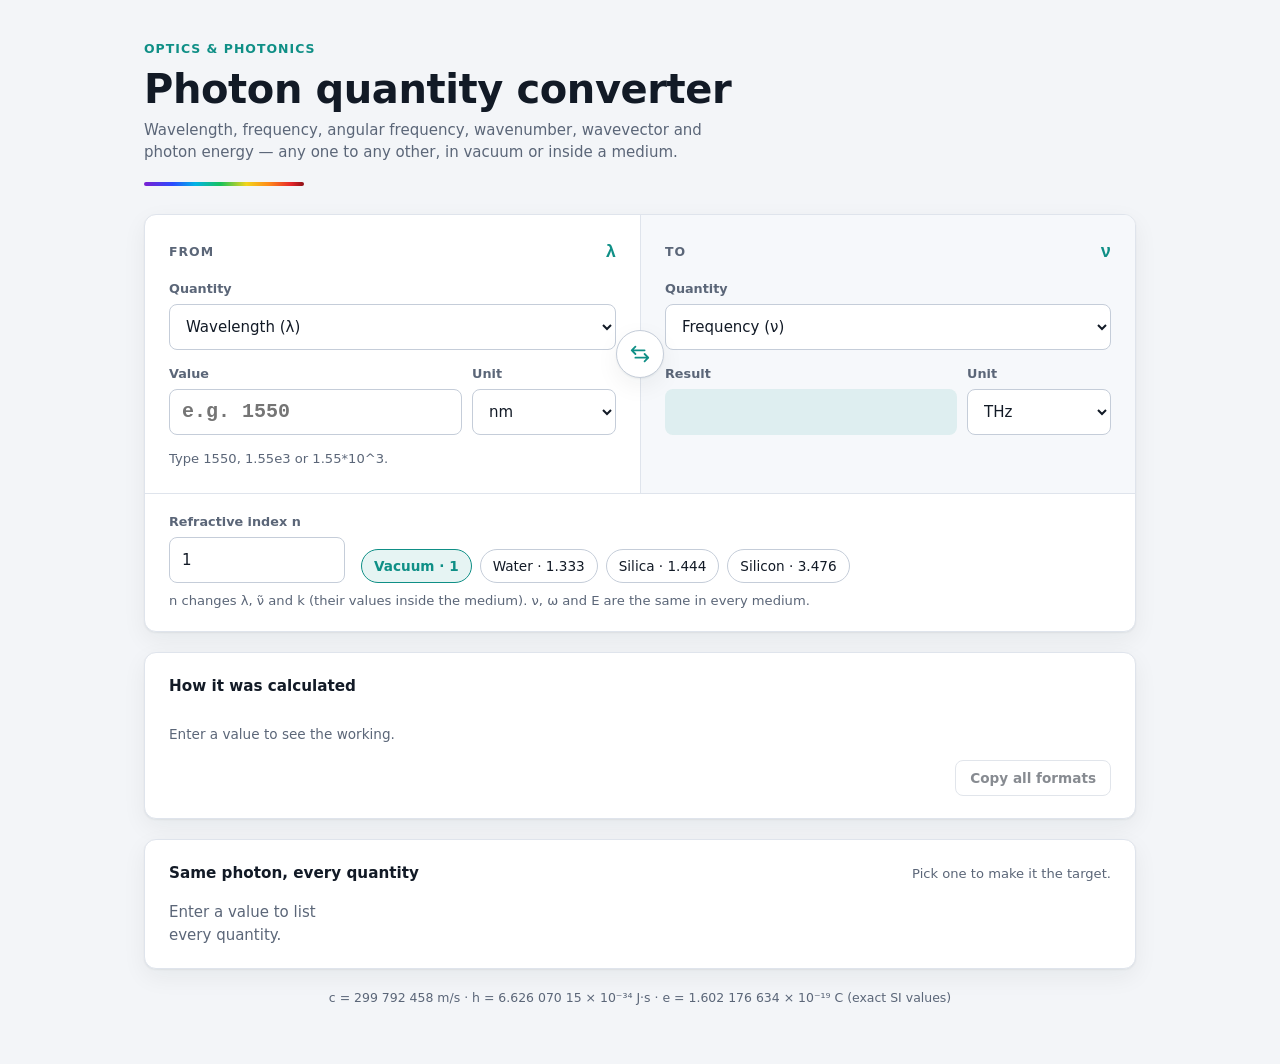
<file: index.html>
<!doctype html>
<html lang="en">
  <head>
    <meta charset="utf-8" />
    <meta name="viewport" content="width=device-width, initial-scale=1" />
    <title>Photon Quantity Converter</title>
    <meta
      name="description"
      content="Convert between wavelength, frequency, angular frequency, wavenumber, wavevector and photon energy, in vacuum or in a medium."
    />
    <link rel="stylesheet" href="styles.css" />
  </head>
  <body>
    <main class="shell">
      <header class="masthead">
        <p class="eyebrow">Optics &amp; photonics</p>
        <h1>Photon quantity converter</h1>
        <p class="lede">
          Wavelength, frequency, angular frequency, wavenumber, wavevector and photon energy — any one to any
          other, in vacuum or inside a medium.
        </p>
      </header>

      <form id="converter" class="card converter" novalidate autocomplete="off">
        <div class="exchange">
          <section class="side" aria-labelledby="from-heading">
            <div class="side__head">
              <h2 id="from-heading">From</h2>
              <span class="side__symbol" id="from-symbol" aria-hidden="true"></span>
            </div>
            <label class="field">
              <span class="field__label">Quantity</span>
              <select id="from-quantity"></select>
            </label>
            <div class="amount">
              <label class="field">
                <span class="field__label">Value</span>
                <input
                  id="from-value"
                  type="text"
                  inputmode="decimal"
                  spellcheck="false"
                  placeholder="e.g. 1550"
                  aria-describedby="from-hint"
                />
              </label>
              <label class="field field--unit">
                <span class="field__label">Unit</span>
                <select id="from-unit"></select>
              </label>
            </div>
            <p class="hint" id="from-hint">Type 1550, 1.55e3 or 1.55*10^3.</p>
          </section>

          <button
            type="button"
            id="swap"
            class="swap"
            aria-label="Swap conversion direction"
            title="Swap direction (Alt+S)"
          >
            <svg viewBox="0 0 24 24" width="22" height="22" aria-hidden="true">
              <path
                d="M7 4 3 8l4 4M3 8h14M17 20l4-4-4-4M21 16H7"
                fill="none"
                stroke="currentColor"
                stroke-width="2"
                stroke-linecap="round"
                stroke-linejoin="round"
              />
            </svg>
          </button>

          <section class="side side--to" aria-labelledby="to-heading">
            <div class="side__head">
              <h2 id="to-heading">To</h2>
              <span class="side__symbol" id="to-symbol" aria-hidden="true"></span>
            </div>
            <label class="field">
              <span class="field__label">Quantity</span>
              <select id="to-quantity"></select>
            </label>
            <div class="amount">
              <div class="field">
                <span class="field__label" id="to-value-label">Result</span>
                <output id="to-value" class="readout" aria-labelledby="to-value-label" aria-live="polite"></output>
              </div>
              <label class="field field--unit">
                <span class="field__label">Unit</span>
                <select id="to-unit"></select>
              </label>
            </div>
            <p class="hint" id="to-hint"></p>
          </section>
        </div>

        <div class="medium">
          <label class="field field--index">
            <span class="field__label">Refractive index n</span>
            <input id="refractive-index" type="text" inputmode="decimal" spellcheck="false" aria-describedby="index-hint" />
          </label>
          <div class="presets" role="group" aria-label="Common media">
            <button type="button" class="chip" data-index="1">Vacuum · 1</button>
            <button type="button" class="chip" data-index="1.333">Water · 1.333</button>
            <button type="button" class="chip" data-index="1.444">Silica · 1.444</button>
            <button type="button" class="chip" data-index="3.476">Silicon · 3.476</button>
          </div>
          <p class="hint" id="index-hint">
            n changes λ, ν̃ and k (their values inside the medium). ν, ω and E are the same in every medium.
          </p>
        </div>
      </form>

      <section class="card details" aria-labelledby="details-heading">
        <div class="details__head">
          <h2 id="details-heading">How it was calculated</h2>
          <span id="region" class="region" hidden></span>
        </div>
        <div id="equation" class="equation"></div>
        <dl id="formats" class="formats"></dl>
        <div class="details__foot">
          <button type="button" id="copy-all" class="btn">Copy all formats</button>
        </div>
      </section>

      <section class="card equivalents" aria-labelledby="equivalents-heading">
        <div class="details__head">
          <h2 id="equivalents-heading">Same photon, every quantity</h2>
          <p class="hint">Pick one to make it the target.</p>
        </div>
        <div id="equivalents" class="tiles"></div>
      </section>

      <footer class="colophon">
        c = 299 792 458 m/s · h = 6.626 070 15 × 10⁻³⁴ J·s · e = 1.602 176 634 × 10⁻¹⁹ C (exact SI values)
      </footer>
    </main>

    <div id="toast" class="toast" role="status" aria-live="polite"></div>

    <script src="converter.js"></script>
    <script src="app-state.js"></script>
    <script src="ui.js"></script>
  </body>
</html>
</file>
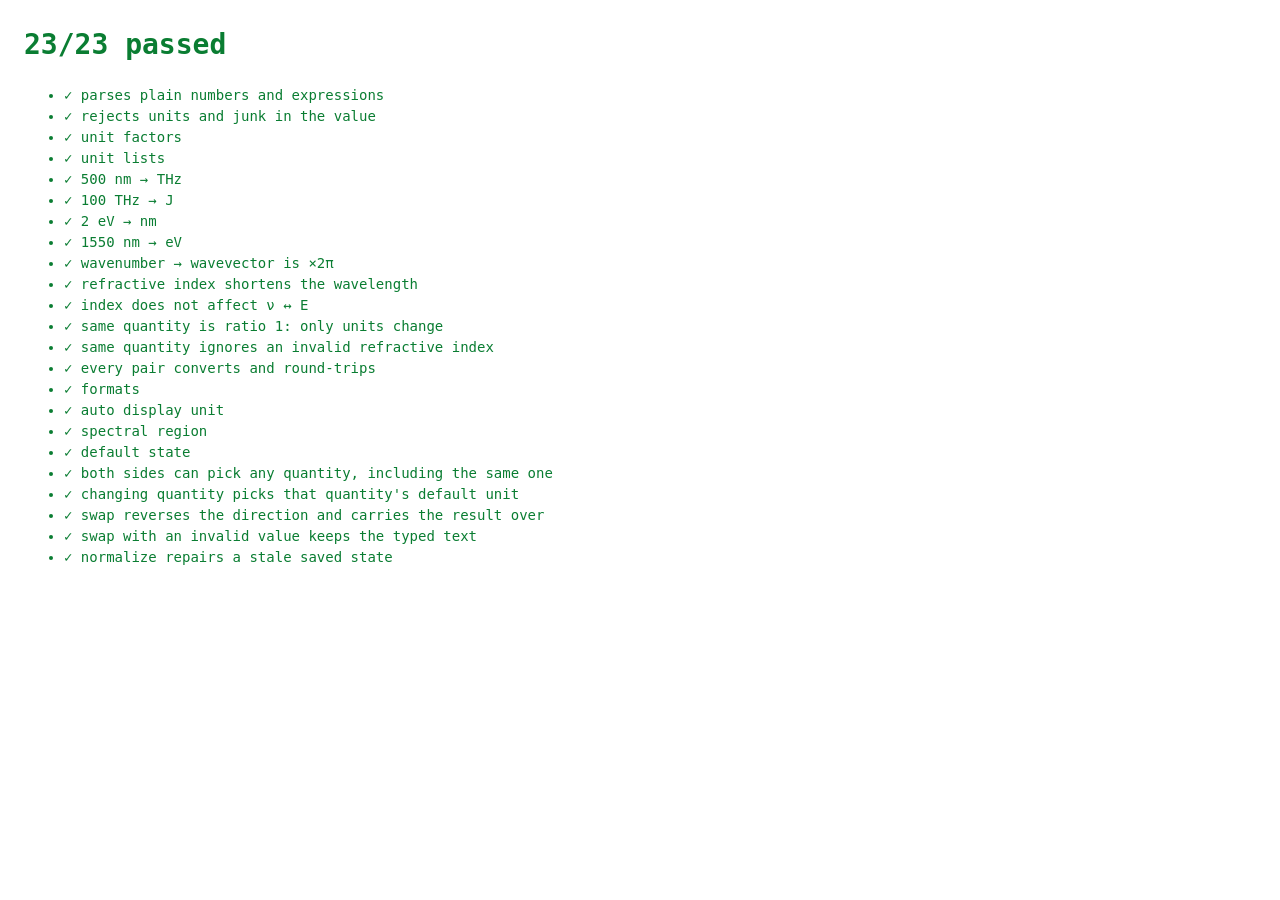
<file: tests/run.html>
<!doctype html>
<html lang="en">
  <head>
    <meta charset="utf-8" />
    <title>Converter tests</title>
    <style>
      body { font: 14px/1.5 ui-monospace, Consolas, monospace; margin: 24px; }
      .ok { color: #0a7d32; }
      .fail { color: #c2362b; font-weight: 700; }
    </style>
  </head>
  <body>
    <h1 id="summary">Running…</h1>
    <ul id="list"></ul>
    <script src="harness.js"></script>
    <script src="../converter.js"></script>
    <script src="../app-state.js"></script>
    <script src="converter.test.js"></script>
    <script src="app-state.test.js"></script>
    <script>
      const { results } = window.TestHarness;
      const failed = results.filter((r) => !r.ok);
      document.getElementById("summary").textContent =
        `${results.length - failed.length}/${results.length} passed`;
      document.getElementById("summary").className = failed.length ? "fail" : "ok";
      for (const r of results) {
        const li = document.createElement("li");
        li.className = r.ok ? "ok" : "fail";
        li.textContent = r.ok ? `✓ ${r.name}` : `✗ ${r.name} — ${r.error}`;
        document.getElementById("list").append(li);
      }
    </script>
  </body>
</html>
</file>
<file: styles.css>
/* ------------------------------------------------------------ tokens --- */

:root {
  color-scheme: light;
  --bg: #f3f5f8;
  --surface: #ffffff;
  --surface-2: #f6f8fb;
  --line: #dfe4ec;
  --line-strong: #c5cdd9;
  --text: #121a26;
  --muted: #5b6678;
  --accent: #0f8f86;
  --accent-ink: #ffffff;
  --accent-soft: rgba(15, 143, 134, 0.1);
  --focus: rgba(15, 143, 134, 0.35);
  --danger: #c2362b;
  --shadow: 0 1px 2px rgba(18, 26, 38, 0.06), 0 8px 24px rgba(18, 26, 38, 0.06);
  --radius: 12px;
  --radius-sm: 8px;
  --mono: ui-monospace, "SFMono-Regular", "Cascadia Mono", Consolas, "Liberation Mono", monospace;
  --sans: ui-sans-serif, system-ui, -apple-system, "Segoe UI", Inter, Roboto, sans-serif;
  --spectrum: linear-gradient(
    90deg,
    #7a1fd1 0%,
    #2b4bff 18%,
    #00b3e6 32%,
    #18c25a 48%,
    #f2d41b 64%,
    #ff8a1a 78%,
    #e5262b 92%,
    #8c1016 100%
  );
}

@media (prefers-color-scheme: dark) {
  :root:not([data-theme="light"]) {
    color-scheme: dark;
    --bg: #0b1119;
    --surface: #121a25;
    --surface-2: #0f1620;
    --line: #233041;
    --line-strong: #31425a;
    --text: #e8eef6;
    --muted: #93a2b7;
    --accent: #3fd6c6;
    --accent-ink: #04201d;
    --accent-soft: rgba(63, 214, 198, 0.12);
    --focus: rgba(63, 214, 198, 0.35);
    --danger: #ff8a80;
    --shadow: 0 1px 2px rgba(0, 0, 0, 0.3), 0 12px 32px rgba(0, 0, 0, 0.35);
  }
}

:root[data-theme="dark"] {
  color-scheme: dark;
  --bg: #0b1119;
  --surface: #121a25;
  --surface-2: #0f1620;
  --line: #233041;
  --line-strong: #31425a;
  --text: #e8eef6;
  --muted: #93a2b7;
  --accent: #3fd6c6;
  --accent-ink: #04201d;
  --accent-soft: rgba(63, 214, 198, 0.12);
  --focus: rgba(63, 214, 198, 0.35);
  --danger: #ff8a80;
  --shadow: 0 1px 2px rgba(0, 0, 0, 0.3), 0 12px 32px rgba(0, 0, 0, 0.35);
}

/* -------------------------------------------------------------- base --- */

*,
*::before,
*::after {
  box-sizing: border-box;
}

html {
  -webkit-text-size-adjust: 100%;
}

body {
  margin: 0;
  min-height: 100vh;
  font-family: var(--sans);
  font-size: 15px;
  line-height: 1.5;
  color: var(--text);
  background: var(--bg);
}

h1,
h2,
p {
  margin: 0;
}

code {
  font-family: var(--mono);
}

.muted {
  color: var(--muted);
}

/* ------------------------------------------------------------ layout --- */

.shell {
  width: min(1040px, 100%);
  margin: 0 auto;
  padding: 40px 24px 56px;
  display: grid;
  gap: 20px;
}

.masthead {
  display: grid;
  gap: 8px;
  padding-bottom: 8px;
}

.masthead::after {
  content: "";
  display: block;
  height: 4px;
  width: 160px;
  margin-top: 10px;
  border-radius: 999px;
  background: var(--spectrum);
}

.eyebrow {
  color: var(--accent);
  font-size: 0.78rem;
  font-weight: 700;
  letter-spacing: 0.08em;
  text-transform: uppercase;
}

h1 {
  font-size: clamp(1.75rem, 3.4vw, 2.5rem);
  line-height: 1.1;
  letter-spacing: -0.01em;
}

.lede {
  max-width: 62ch;
  color: var(--muted);
}

.card {
  background: var(--surface);
  border: 1px solid var(--line);
  border-radius: var(--radius);
  box-shadow: var(--shadow);
}

h2 {
  font-size: 0.95rem;
  font-weight: 700;
}

/* --------------------------------------------------------- converter --- */

.converter {
  overflow: hidden;
}

.exchange {
  display: grid;
  grid-template-columns: minmax(0, 1fr) auto minmax(0, 1fr);
  align-items: stretch;
}

.side {
  display: grid;
  align-content: start;
  gap: 14px;
  padding: 24px;
  min-width: 0;
}

.side--to {
  background: var(--surface-2);
  border-left: 1px solid var(--line);
}

.side__head {
  display: flex;
  align-items: center;
  justify-content: space-between;
  gap: 12px;
}

.side__head h2 {
  color: var(--muted);
  font-size: 0.78rem;
  letter-spacing: 0.08em;
  text-transform: uppercase;
}

.side__symbol {
  font-family: var(--mono);
  font-size: 1.1rem;
  font-weight: 700;
  color: var(--accent);
}

.amount {
  display: grid;
  grid-template-columns: minmax(0, 1fr) minmax(104px, 9rem);
  gap: 10px;
}

.field {
  display: grid;
  gap: 6px;
  min-width: 0;
}

.field__label {
  color: var(--muted);
  font-size: 0.8rem;
  font-weight: 600;
}

input,
select,
.readout {
  width: 100%;
  min-width: 0;
  min-height: 46px;
  padding: 0 12px;
  border: 1px solid var(--line-strong);
  border-radius: var(--radius-sm);
  color: var(--text);
  background: var(--surface);
  font: inherit;
}

select {
  cursor: pointer;
}

#from-value,
.readout {
  font-family: var(--mono);
  font-size: 1.25rem;
  font-weight: 600;
}

.readout {
  display: block;
  padding-block: 9px;
  overflow-wrap: anywhere;
  line-height: 1.35;
  color: var(--accent);
  background: var(--accent-soft);
  border-color: transparent;
}

.readout sup {
  font-size: 0.65em;
  margin-left: 1px;
}

.readout__empty {
  color: var(--muted);
}

input:focus-visible,
select:focus-visible,
button:focus-visible {
  outline: none;
  border-color: var(--accent);
  box-shadow: 0 0 0 3px var(--focus);
}

input[aria-invalid="true"] {
  border-color: var(--danger);
}

.hint {
  color: var(--muted);
  font-size: 0.82rem;
  min-height: 1.25em;
}

.hint.is-error {
  color: var(--danger);
  font-weight: 600;
}

/* swap button sits on the seam between the two sides */
.swap {
  align-self: center;
  position: relative;
  z-index: 1;
  display: grid;
  place-items: center;
  width: 48px;
  height: 48px;
  margin: 0 -24px;
  padding: 0;
  border: 1px solid var(--line-strong);
  border-radius: 999px;
  color: var(--accent);
  background: var(--surface);
  box-shadow: var(--shadow);
  cursor: pointer;
  transition:
    background 0.15s ease,
    color 0.15s ease,
    transform 0.15s ease;
}

.swap:hover {
  color: var(--accent-ink);
  background: var(--accent);
  border-color: var(--accent);
}

.swap:active {
  transform: scale(0.94);
}

.swap.is-spinning svg {
  animation: spin 0.35s ease;
}

@keyframes spin {
  from {
    transform: rotate(0deg);
  }
  to {
    transform: rotate(180deg);
  }
}

/* -------------------------------------------------------- the medium --- */

.medium {
  display: grid;
  grid-template-columns: 11rem minmax(0, 1fr);
  grid-template-areas:
    "index presets"
    "hint hint";
  align-items: end;
  gap: 8px 16px;
  padding: 18px 24px 20px;
  border-top: 1px solid var(--line);
}

.field--index {
  grid-area: index;
}

.presets {
  grid-area: presets;
  display: flex;
  flex-wrap: wrap;
  gap: 8px;
}

.medium .hint {
  grid-area: hint;
}

.chip {
  min-height: 34px;
  padding: 0 12px;
  border: 1px solid var(--line-strong);
  border-radius: 999px;
  color: var(--text);
  background: var(--surface);
  font: inherit;
  font-size: 0.85rem;
  cursor: pointer;
}

.chip:hover {
  border-color: var(--accent);
}

.chip[aria-pressed="true"] {
  color: var(--accent);
  background: var(--accent-soft);
  border-color: var(--accent);
  font-weight: 600;
}

/* ----------------------------------------------------------- details --- */

.details,
.equivalents {
  display: grid;
  gap: 16px;
  padding: 22px 24px;
}

.details__head {
  display: flex;
  flex-wrap: wrap;
  align-items: center;
  justify-content: space-between;
  gap: 8px 16px;
}

.region {
  display: inline-flex;
  align-items: center;
  gap: 8px;
  padding: 4px 12px;
  border: 1px solid var(--line);
  border-radius: 999px;
  color: var(--muted);
  font-size: 0.82rem;
  font-weight: 600;
}

.region[hidden] {
  display: none;
}

.region__swatch {
  width: 12px;
  height: 12px;
  border-radius: 999px;
  box-shadow: 0 0 0 1px rgba(0, 0, 0, 0.15);
}

.eq-chain {
  display: flex;
  flex-wrap: wrap;
  align-items: center;
  gap: 8px;
}

.eq {
  padding: 6px 12px;
  border: 1px solid var(--line);
  border-radius: var(--radius-sm);
  background: var(--surface-2);
  font-family: var(--mono);
  font-size: 0.92rem;
  overflow-wrap: anywhere;
}

.eq--io {
  color: var(--accent);
  border-color: transparent;
  background: var(--accent-soft);
  font-weight: 600;
}

.eq-arrow {
  color: var(--muted);
}

.equation .muted {
  margin-top: 10px;
  font-size: 0.85rem;
}

.formats {
  display: grid;
  margin: 0;
  border: 1px solid var(--line);
  border-radius: var(--radius-sm);
  overflow: hidden;
}

.formats:empty {
  display: none;
}

.format {
  display: grid;
  grid-template-columns: 8.5rem minmax(0, 1fr);
  align-items: center;
}

.format + .format {
  border-top: 1px solid var(--line);
}

.format dt {
  align-self: stretch;
  display: flex;
  align-items: center;
  padding: 10px 14px;
  color: var(--muted);
  background: var(--surface-2);
  font-size: 0.82rem;
  font-weight: 600;
}

.format dd {
  display: flex;
  align-items: center;
  justify-content: space-between;
  gap: 12px;
  margin: 0;
  padding: 8px 8px 8px 14px;
  min-width: 0;
}

.format code {
  overflow-wrap: anywhere;
  font-size: 0.95rem;
}

.format sup {
  font-size: 0.7em;
}

.details__foot {
  display: flex;
  justify-content: flex-end;
}

.btn {
  min-height: 36px;
  padding: 0 14px;
  border: 1px solid var(--line-strong);
  border-radius: var(--radius-sm);
  color: var(--text);
  background: var(--surface);
  font: inherit;
  font-size: 0.85rem;
  font-weight: 600;
  cursor: pointer;
  white-space: nowrap;
}

.btn:hover:not(:disabled) {
  border-color: var(--accent);
  color: var(--accent);
}

.btn:disabled {
  opacity: 0.5;
  cursor: not-allowed;
}

.btn--icon {
  min-height: 30px;
  padding: 0 10px;
  font-size: 0.78rem;
}

/* ------------------------------------------------------- equivalents --- */

.tiles {
  display: grid;
  grid-template-columns: repeat(auto-fill, minmax(min(150px, 100%), 1fr));
  gap: 10px;
}

.tile {
  display: grid;
  gap: 6px;
  padding: 12px 14px;
  border: 1px solid var(--line);
  border-radius: var(--radius-sm);
  color: var(--text);
  background: var(--surface);
  font: inherit;
  text-align: left;
  cursor: pointer;
  transition: border-color 0.15s ease;
}

.tile:hover {
  border-color: var(--accent);
}

.tile.is-target {
  border-color: var(--accent);
  background: var(--accent-soft);
}

.tile__head {
  display: flex;
  align-items: center;
  gap: 8px;
  min-width: 0;
}

.tile__symbol {
  font-family: var(--mono);
  font-weight: 700;
  color: var(--accent);
}

.tile__name {
  color: var(--muted);
  font-size: 0.82rem;
  font-weight: 600;
}

.tile__badge {
  margin-left: auto;
  padding: 1px 8px;
  border-radius: 999px;
  color: var(--muted);
  background: var(--surface-2);
  border: 1px solid var(--line);
  font-size: 0.7rem;
  font-weight: 700;
  text-transform: uppercase;
  letter-spacing: 0.04em;
}

.tile__value {
  font-size: 1.05rem;
  overflow-wrap: anywhere;
}

.tile__value code {
  font-weight: 600;
}

.tile__unit {
  color: var(--muted);
  font-size: 0.9rem;
}

.colophon {
  color: var(--muted);
  font-size: 0.78rem;
  text-align: center;
}

/* ------------------------------------------------------------- toast --- */

.toast {
  position: fixed;
  left: 50%;
  bottom: 24px;
  padding: 10px 16px;
  border-radius: 999px;
  color: var(--accent-ink);
  background: var(--accent);
  font-size: 0.85rem;
  font-weight: 600;
  box-shadow: var(--shadow);
  opacity: 0;
  pointer-events: none;
  transform: translate(-50%, 8px);
  transition:
    opacity 0.2s ease,
    transform 0.2s ease;
}

.toast.is-visible {
  opacity: 1;
  transform: translate(-50%, 0);
}

/* -------------------------------------------------------- responsive --- */

@media (max-width: 760px) {
  .shell {
    padding: 24px 16px 40px;
    gap: 16px;
  }

  .exchange {
    grid-template-columns: minmax(0, 1fr);
  }

  .side {
    padding: 20px 16px;
  }

  .amount {
    grid-template-columns: minmax(0, 1fr) 6.5rem;
  }

  #from-value,
  .readout {
    font-size: 1.1rem;
  }

  .side--to {
    border-left: 0;
    border-top: 1px solid var(--line);
  }

  .swap {
    justify-self: center;
    margin: -24px 0;
  }

  .swap svg {
    transform: rotate(90deg);
  }

  .swap.is-spinning svg {
    animation-name: spin-vertical;
  }

  @keyframes spin-vertical {
    from {
      transform: rotate(90deg);
    }
    to {
      transform: rotate(270deg);
    }
  }

  .medium {
    grid-template-columns: minmax(0, 1fr);
    grid-template-areas:
      "index"
      "presets"
      "hint";
    padding: 16px;
  }

  .details,
  .equivalents {
    padding: 18px 16px;
  }

  .format {
    grid-template-columns: minmax(0, 1fr);
  }

  .format dt {
    padding: 8px 14px 0;
    background: transparent;
  }
}

@media (prefers-reduced-motion: reduce) {
  *,
  *::before,
  *::after {
    animation: none !important;
    transition: none !important;
  }
}
</file>
